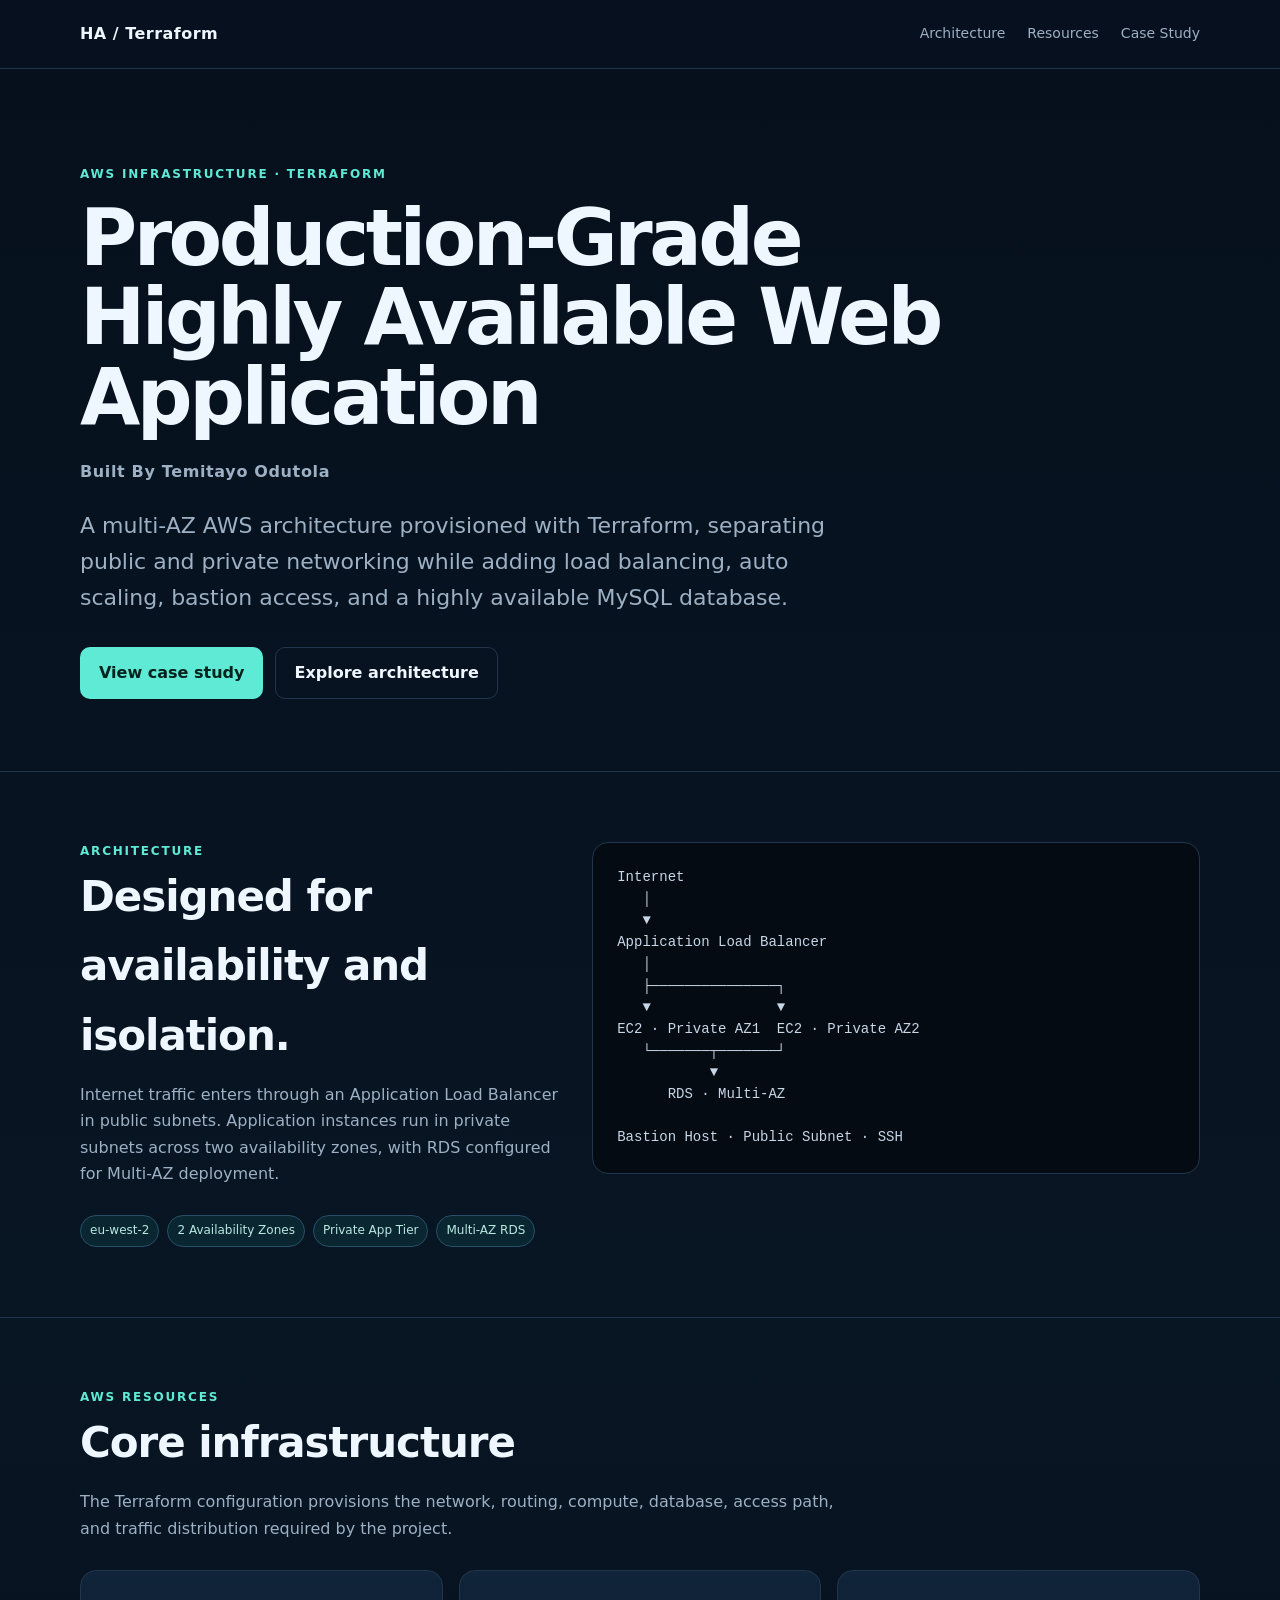
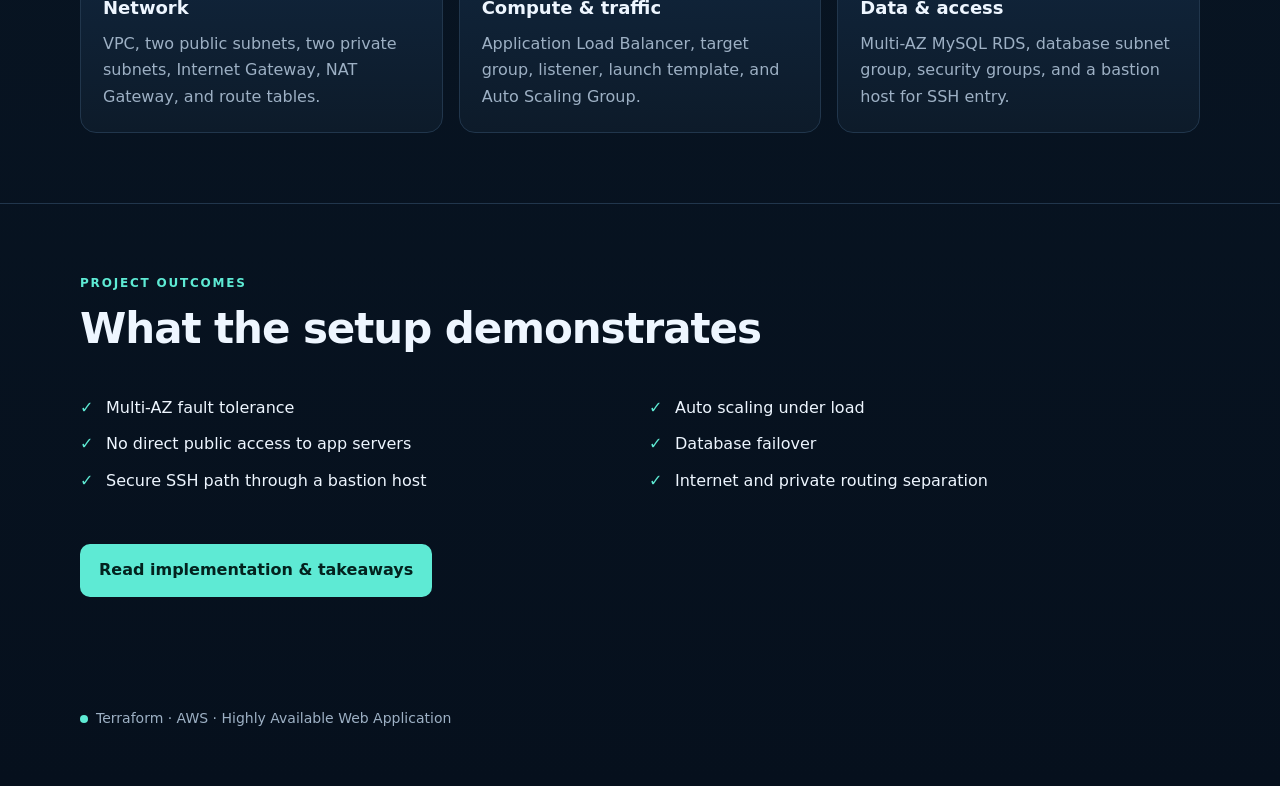
<file: index.html>
<!doctype html><html lang="en"><head><meta charset="utf-8"><meta name="viewport" content="width=device-width,initial-scale=1"><meta name="description" content="Terraform AWS high-availability web application project portfolio"><title>HA Web App — Terraform Portfolio</title><link rel="stylesheet" href="styles.css"></head><body>
<nav class="nav"><div class="wrap"><a class="brand" href="index.html">HA / Terraform</a><div class="navlinks"><a href="#architecture">Architecture</a><a href="#resources">Resources</a><a href="project.html">Case Study</a></div></div></nav>
<main><header class="hero"><div class="wrap"><div class="eyebrow">AWS Infrastructure · Terraform</div><h1>Production-Grade Highly Available Web Application</h1><p class="byline">Built By Temitayo Odutola</p><p class="lead">A multi-AZ AWS architecture provisioned with Terraform, separating public and private networking while adding load balancing, auto scaling, bastion access, and a highly available MySQL database.</p><div class="actions"><a class="btn primary" href="project.html">View case study</a><a class="btn" href="#architecture">Explore architecture</a></div></div></header>
<section class="section" id="architecture"><div class="wrap arch"><div><div class="eyebrow">Architecture</div><h2>Designed for availability and isolation.</h2><p class="sub">Internet traffic enters through an Application Load Balancer in public subnets. Application instances run in private subnets across two availability zones, with RDS configured for Multi-AZ deployment.</p><div class="tags"><span class="tag">eu-west-2</span><span class="tag">2 Availability Zones</span><span class="tag">Private App Tier</span><span class="tag">Multi-AZ RDS</span></div></div><div class="diagram"><pre>Internet
   │
   ▼
Application Load Balancer
   │
   ├───────────────┐
   ▼               ▼
EC2 · Private AZ1  EC2 · Private AZ2
   └───────┬───────┘
           ▼
      RDS · Multi-AZ

Bastion Host · Public Subnet · SSH</pre></div></div></section>
<section class="section" id="resources"><div class="wrap"><div class="eyebrow">AWS Resources</div><h2>Core infrastructure</h2><p class="sub">The Terraform configuration provisions the network, routing, compute, database, access path, and traffic distribution required by the project.</p><div class="grid"><div class="card"><h3>Network</h3><p>VPC, two public subnets, two private subnets, Internet Gateway, NAT Gateway, and route tables.</p></div><div class="card"><h3>Compute & traffic</h3><p>Application Load Balancer, target group, listener, launch template, and Auto Scaling Group.</p></div><div class="card"><h3>Data & access</h3><p>Multi-AZ MySQL RDS, database subnet group, security groups, and a bastion host for SSH entry.</p></div></div></div></section>
<section class="section"><div class="wrap"><div class="eyebrow">Project outcomes</div><h2>What the setup demonstrates</h2><div class="two"><ul class="list"><li>Multi-AZ fault tolerance</li><li>No direct public access to app servers</li><li>Secure SSH path through a bastion host</li></ul><ul class="list"><li>Auto scaling under load</li><li>Database failover</li><li>Internet and private routing separation</li></ul></div><div class="actions"><a class="btn primary" href="project.html">Read implementation & takeaways</a></div></div></section></main>
<footer><div class="wrap"><span class="kicker"><span class="dot"></span>Terraform · AWS · Highly Available Web Application</span></div></footer></body></html>
</file>
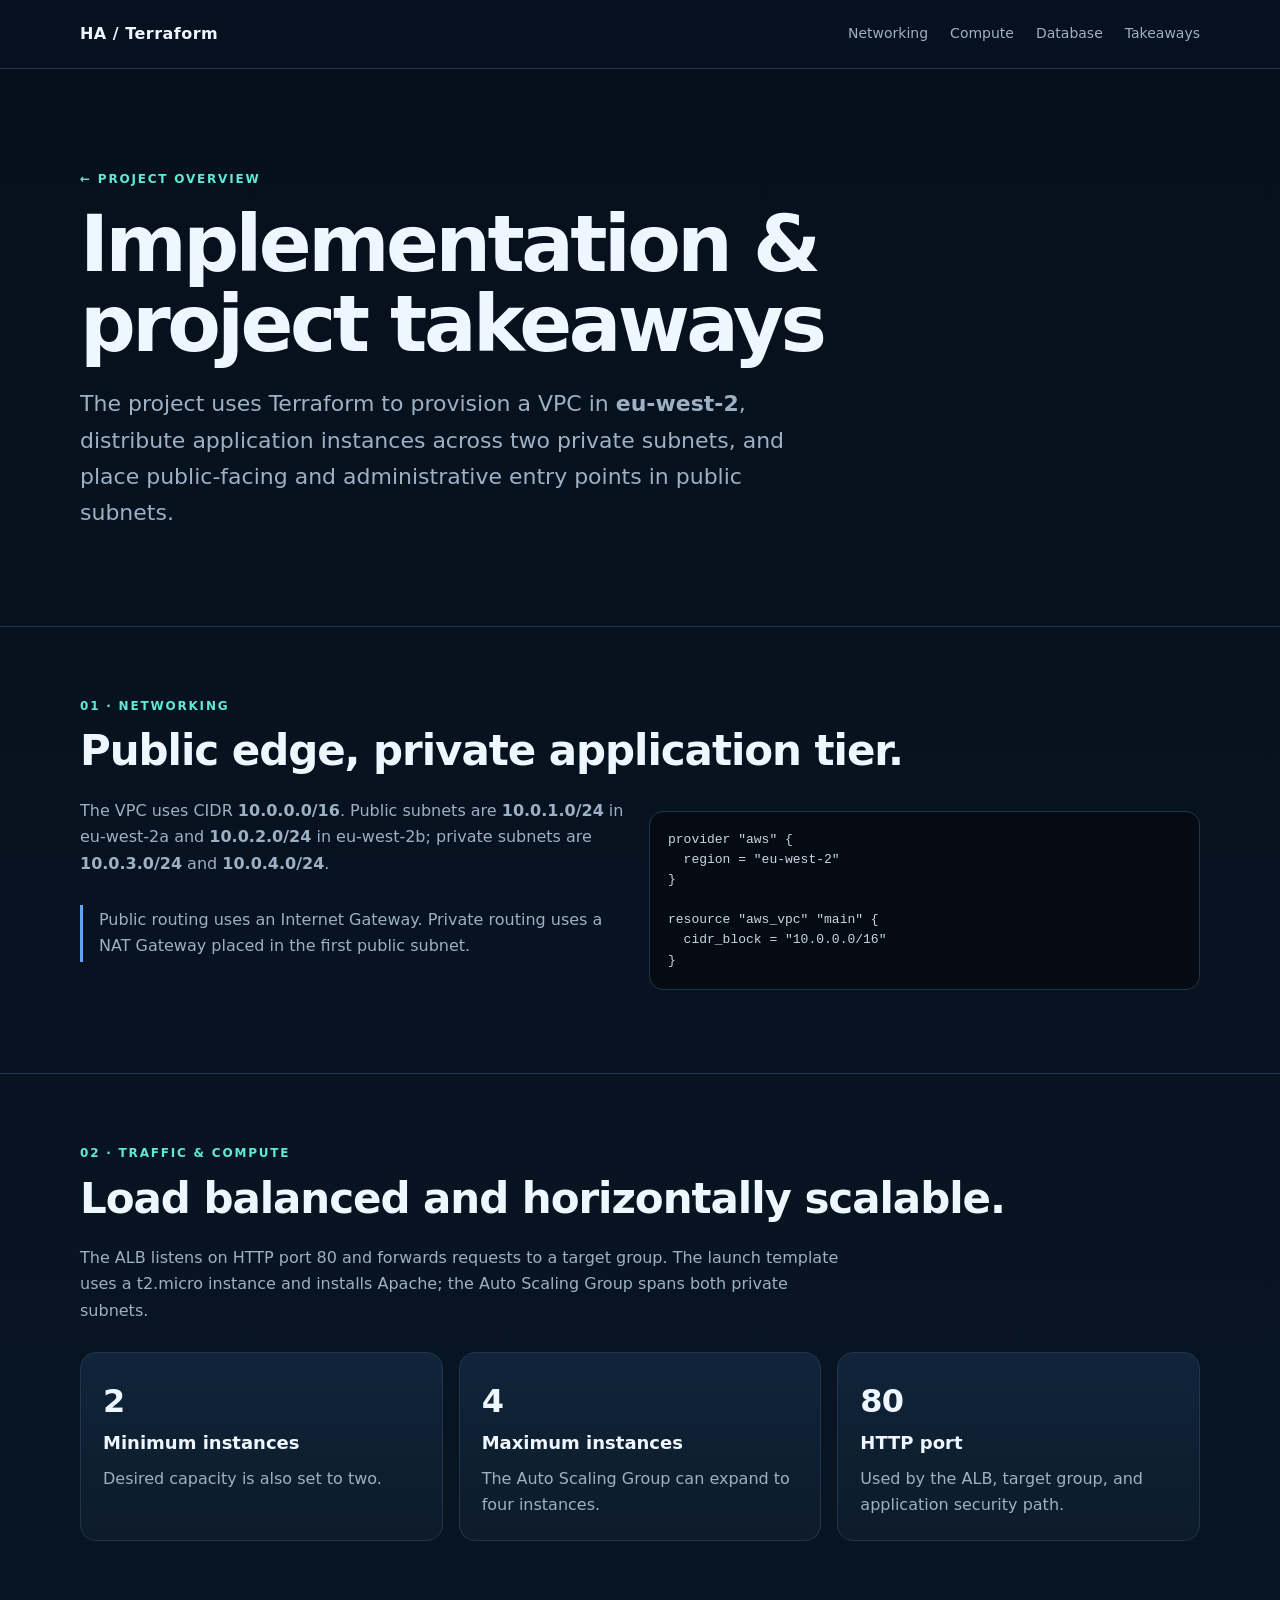
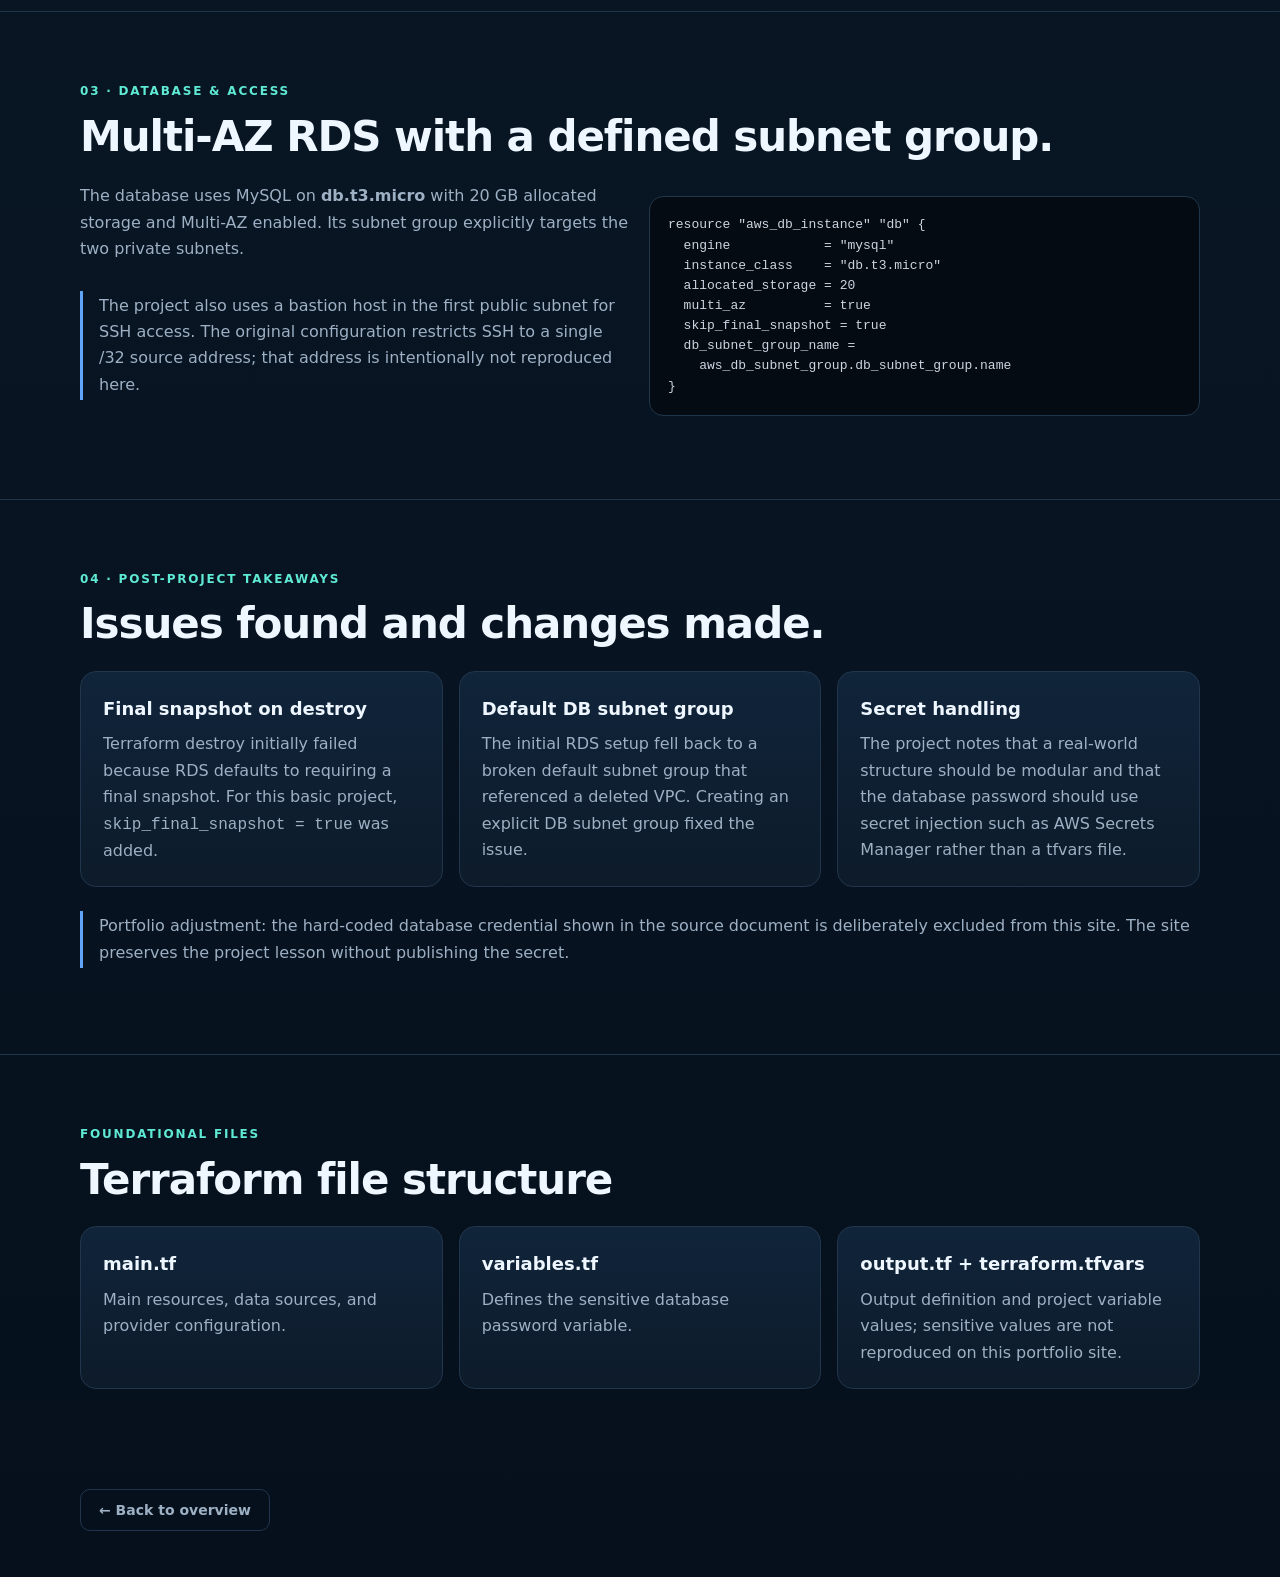
<file: project.html>
<!doctype html><html lang="en"><head><meta charset="utf-8"><meta name="viewport" content="width=device-width,initial-scale=1"><meta name="description" content="Implementation details and takeaways for the Terraform HA web app project"><title>Case Study — HA Web App</title><link rel="stylesheet" href="styles.css"></head><body>
<nav class="nav"><div class="wrap"><a class="brand" href="index.html">HA / Terraform</a><div class="navlinks"><a href="#networking">Networking</a><a href="#compute">Compute</a><a href="#database">Database</a><a href="#takeaways">Takeaways</a></div></div></nav>
<main><header class="hero"><div class="wrap"><a class="eyebrow" href="index.html">← Project overview</a><h1>Implementation & project takeaways</h1><p class="lead">The project uses Terraform to provision a VPC in <strong>eu-west-2</strong>, distribute application instances across two private subnets, and place public-facing and administrative entry points in public subnets.</p></div></header>
<section class="section" id="networking"><div class="wrap"><div class="eyebrow">01 · Networking</div><h2>Public edge, private application tier.</h2><div class="two"><div><p class="sub">The VPC uses CIDR <strong>10.0.0.0/16</strong>. Public subnets are <strong>10.0.1.0/24</strong> in eu-west-2a and <strong>10.0.2.0/24</strong> in eu-west-2b; private subnets are <strong>10.0.3.0/24</strong> and <strong>10.0.4.0/24</strong>.</p><p class="note">Public routing uses an Internet Gateway. Private routing uses a NAT Gateway placed in the first public subnet.</p></div><pre class="code">provider "aws" {
  region = "eu-west-2"
}

resource "aws_vpc" "main" {
  cidr_block = "10.0.0.0/16"
}</pre></div></div></section>
<section class="section" id="compute"><div class="wrap"><div class="eyebrow">02 · Traffic & compute</div><h2>Load balanced and horizontally scalable.</h2><p class="sub">The ALB listens on HTTP port 80 and forwards requests to a target group. The launch template uses a t2.micro instance and installs Apache; the Auto Scaling Group spans both private subnets.</p><div class="grid"><div class="card"><div class="metric">2</div><h3>Minimum instances</h3><p>Desired capacity is also set to two.</p></div><div class="card"><div class="metric">4</div><h3>Maximum instances</h3><p>The Auto Scaling Group can expand to four instances.</p></div><div class="card"><div class="metric">80</div><h3>HTTP port</h3><p>Used by the ALB, target group, and application security path.</p></div></div></div></section>
<section class="section" id="database"><div class="wrap"><div class="eyebrow">03 · Database & access</div><h2>Multi-AZ RDS with a defined subnet group.</h2><div class="two"><div><p class="sub">The database uses MySQL on <strong>db.t3.micro</strong> with 20 GB allocated storage and Multi-AZ enabled. Its subnet group explicitly targets the two private subnets.</p><p class="note">The project also uses a bastion host in the first public subnet for SSH access. The original configuration restricts SSH to a single /32 source address; that address is intentionally not reproduced here.</p></div><pre class="code">resource "aws_db_instance" "db" {
  engine            = "mysql"
  instance_class    = "db.t3.micro"
  allocated_storage = 20
  multi_az          = true
  skip_final_snapshot = true
  db_subnet_group_name =
    aws_db_subnet_group.db_subnet_group.name
}</pre></div></div></section>
<section class="section" id="takeaways"><div class="wrap"><div class="eyebrow">04 · Post-project takeaways</div><h2>Issues found and changes made.</h2><div class="grid"><div class="card"><h3>Final snapshot on destroy</h3><p>Terraform destroy initially failed because RDS defaults to requiring a final snapshot. For this basic project, <code>skip_final_snapshot = true</code> was added.</p></div><div class="card"><h3>Default DB subnet group</h3><p>The initial RDS setup fell back to a broken default subnet group that referenced a deleted VPC. Creating an explicit DB subnet group fixed the issue.</p></div><div class="card"><h3>Secret handling</h3><p>The project notes that a real-world structure should be modular and that the database password should use secret injection such as AWS Secrets Manager rather than a tfvars file.</p></div></div><p class="note" style="margin-top:24px">Portfolio adjustment: the hard-coded database credential shown in the source document is deliberately excluded from this site. The site preserves the project lesson without publishing the secret.</p></div></section>
<section class="section"><div class="wrap"><div class="eyebrow">Foundational files</div><h2>Terraform file structure</h2><div class="grid"><div class="card"><h3>main.tf</h3><p>Main resources, data sources, and provider configuration.</p></div><div class="card"><h3>variables.tf</h3><p>Defines the sensitive database password variable.</p></div><div class="card"><h3>output.tf + terraform.tfvars</h3><p>Output definition and project variable values; sensitive values are not reproduced on this portfolio site.</p></div></div></div></section></main>
<footer><div class="wrap"><a class="btn" href="index.html">← Back to overview</a></div></footer></body></html>
</file>
<file: styles.css>
:root{--bg:#07111f;--panel:#0d1b2a;--panel2:#10243a;--text:#eef6ff;--muted:#9db0c4;--accent:#5eead4;--accent2:#60a5fa;--line:#21364c;--code:#050b12;--max:1120px}*{box-sizing:border-box}html{scroll-behavior:smooth}body{margin:0;font:16px/1.65 Inter,ui-sans-serif,system-ui,-apple-system,BlinkMacSystemFont,"Segoe UI",sans-serif;background:linear-gradient(180deg,#06101d,#081523 55%,#06101d);color:var(--text)}a{color:inherit;text-decoration:none}.wrap{width:min(calc(100% - 40px),var(--max));margin:auto}.nav{position:sticky;top:0;z-index:10;background:rgba(7,17,31,.86);backdrop-filter:blur(14px);border-bottom:1px solid var(--line)}.nav .wrap{height:68px;display:flex;align-items:center;justify-content:space-between}.brand{font-weight:800;letter-spacing:.03em}.navlinks{display:flex;gap:22px;color:var(--muted);font-size:14px}.navlinks a:hover{color:var(--text)}.hero{padding:96px 0 72px}.eyebrow{color:var(--accent);text-transform:uppercase;letter-spacing:.15em;font-size:12px;font-weight:800}.hero h1{font-size:clamp(42px,7vw,78px);line-height:1.02;max-width:900px;margin:14px 0 22px;letter-spacing:-.045em}.lead{max-width:760px;font-size:clamp(18px,2vw,22px);color:var(--muted)}.actions{display:flex;gap:12px;flex-wrap:wrap;margin-top:30px}.btn{padding:12px 18px;border-radius:10px;border:1px solid var(--line);font-weight:700}.btn.primary{background:var(--accent);color:#03221e;border-color:transparent}.section{padding:70px 0;border-top:1px solid var(--line)}.section h2{font-size:clamp(28px,4vw,42px);margin:0 0 12px;letter-spacing:-.025em}.sub{color:var(--muted);max-width:760px;margin:0 0 28px}.grid{display:grid;grid-template-columns:repeat(3,1fr);gap:16px}.card{background:linear-gradient(180deg,var(--panel2),var(--panel));border:1px solid var(--line);border-radius:16px;padding:22px}.card h3{margin:0 0 8px;font-size:18px}.card p{margin:0;color:var(--muted)}.tags{display:flex;flex-wrap:wrap;gap:8px;margin-top:18px}.tag{border:1px solid #28506a;color:#b9e8e2;background:#0a2630;padding:5px 9px;border-radius:999px;font-size:12px}.arch{display:grid;grid-template-columns:1fr 1.25fr;gap:26px;align-items:start}.diagram{background:var(--code);border:1px solid var(--line);border-radius:16px;padding:24px;overflow:auto}.diagram pre{margin:0;color:#c7d7e8;font:14px/1.55 ui-monospace,SFMono-Regular,Menlo,monospace}.metric{font-size:32px;font-weight:850;letter-spacing:-.03em}.muted{color:var(--muted)}.list{display:grid;gap:10px;padding:0;margin:20px 0;list-style:none}.list li{padding-left:26px;position:relative}.list li:before{content:"✓";position:absolute;left:0;color:var(--accent);font-weight:900}.code{background:var(--code);border:1px solid var(--line);border-radius:14px;padding:18px;overflow:auto;color:#cbd5e1;font:13px/1.55 ui-monospace,SFMono-Regular,Menlo,monospace}.two{display:grid;grid-template-columns:1fr 1fr;gap:18px}.note{border-left:3px solid var(--accent2);padding:2px 0 2px 16px;color:var(--muted)}footer{padding:40px 0 56px;color:var(--muted);font-size:14px}.kicker{display:inline-flex;gap:8px;align-items:center;color:var(--muted);font-size:14px}.dot{width:8px;height:8px;border-radius:50%;background:var(--accent)}@media(max-width:760px){.navlinks{display:none}.hero{padding-top:68px}.grid,.arch,.two{grid-template-columns:1fr}.section{padding:52px 0}.wrap{width:min(calc(100% - 28px),var(--max))}}

.byline{margin:.65rem 0 1rem;font-size:1rem;font-weight:700;letter-spacing:.04em;color:var(--muted)}
</file>
